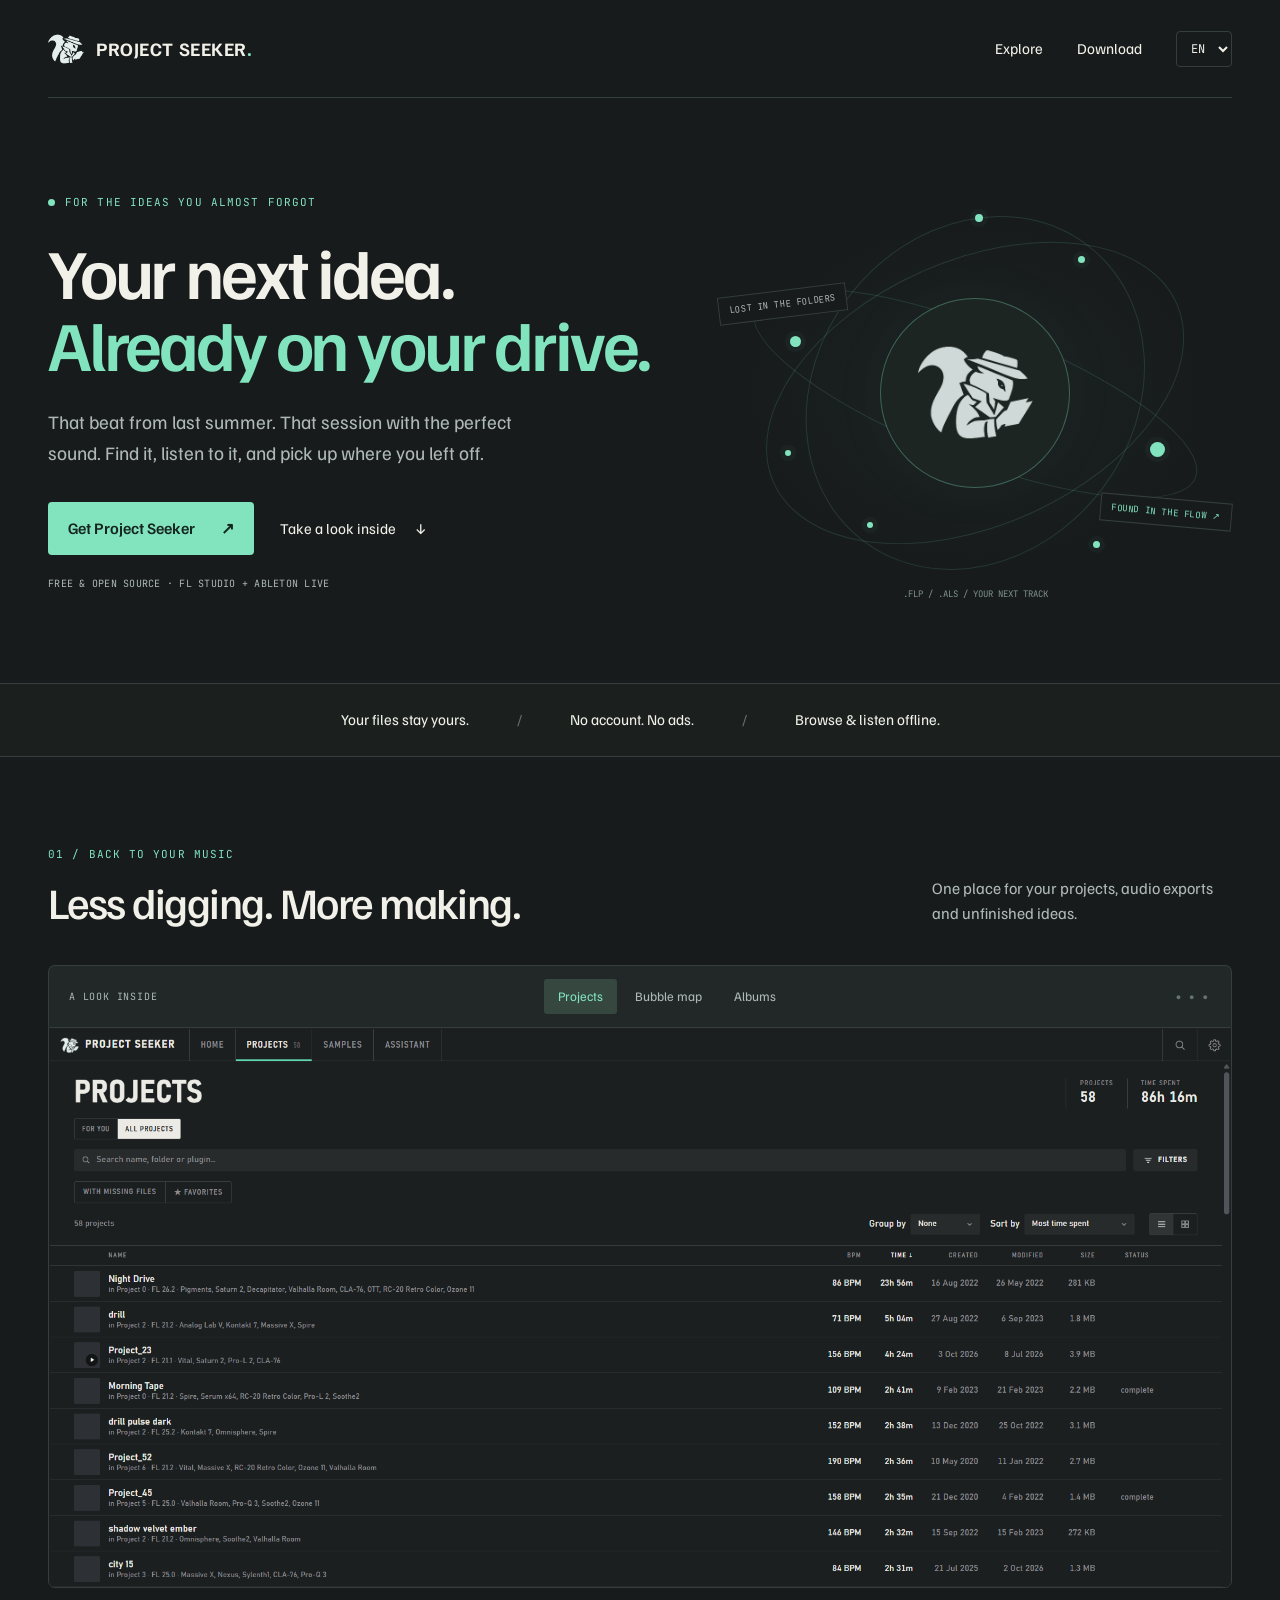
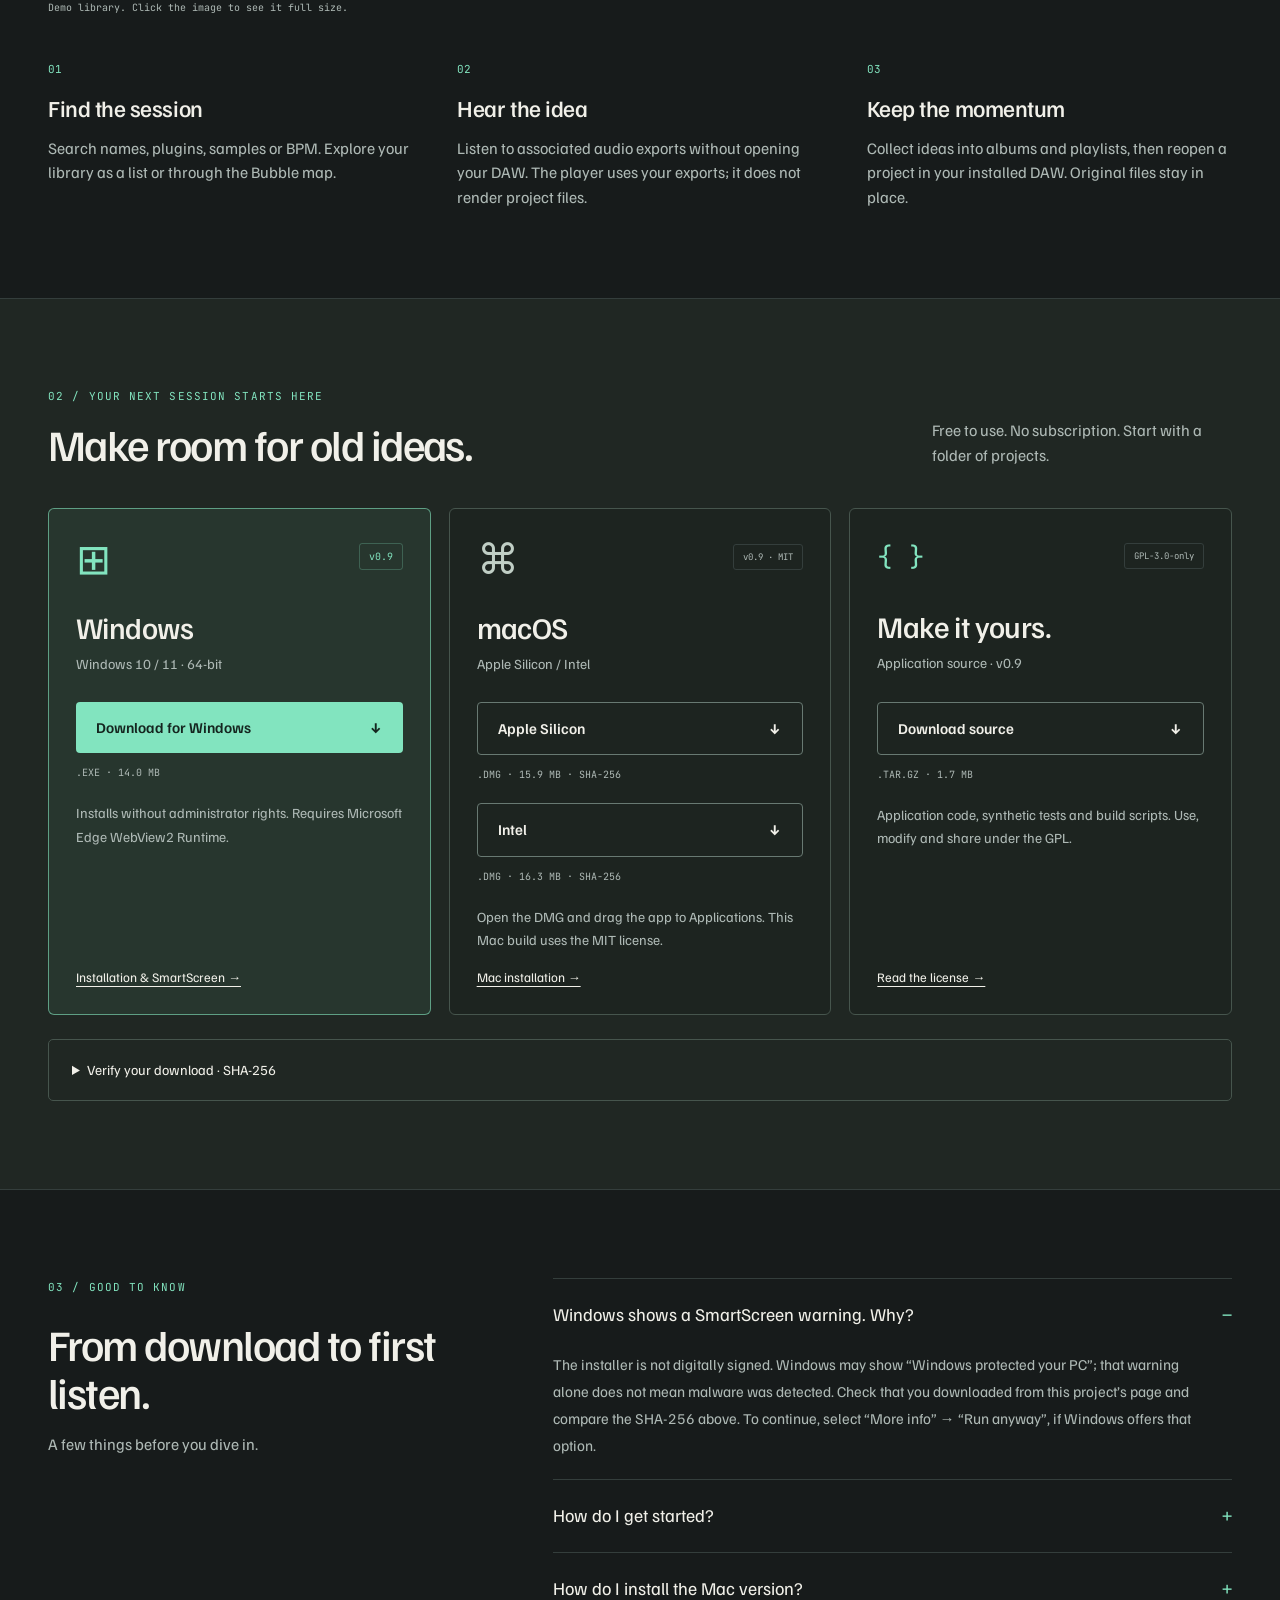
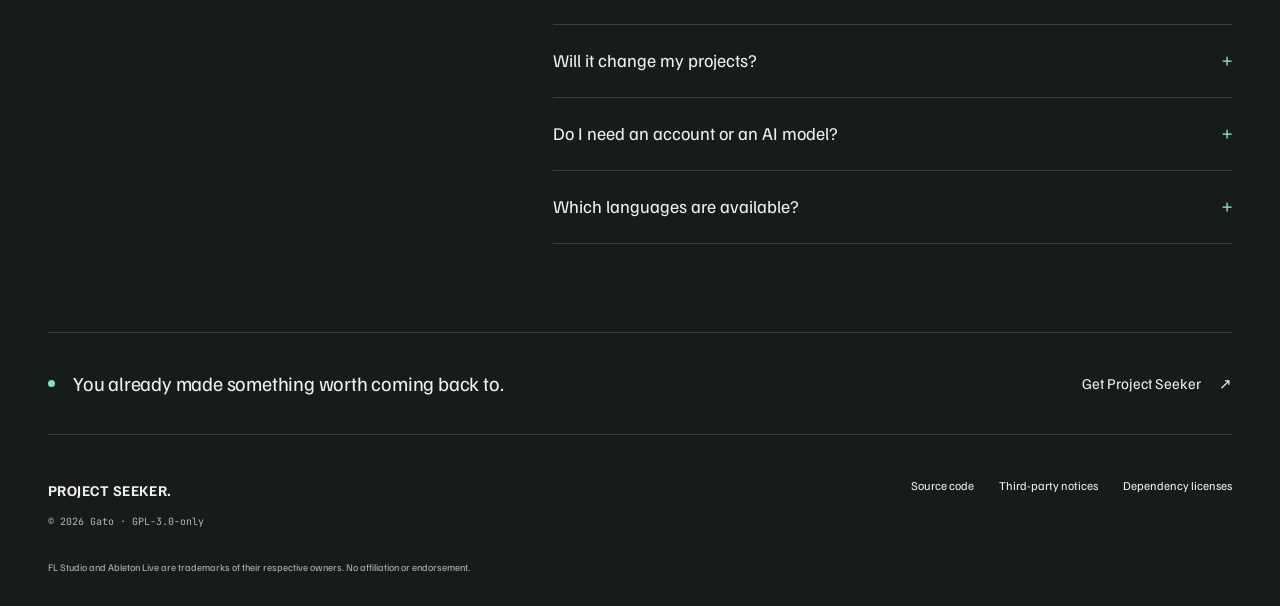
<file: index.html>
<!doctype html>
<html lang="en">
<head>
  <meta charset="utf-8">
  <meta name="viewport" content="width=device-width, initial-scale=1">
  <meta name="description" content="Rediscover your music projects. Browse FL Studio and Ableton Live projects, listen to your exports, and pick up where you left off. Free and open source.">
  <meta name="theme-color" content="#171b1b">
  <title>Project Seeker — Find your next idea in your old projects</title>
  <link rel="icon" href="assets/logo.png" type="image/png">
  <link rel="stylesheet" href="assets/site.css">
  <script src="assets/site.js" defer></script>
</head>
<body>
  <a class="skip" href="#main" data-i18n="skip">Skip to content</a>
  <header class="header wrap">
    <a class="brand" href="#" aria-label="Project Seeker"><img src="assets/logo.png" width="36" height="36" alt=""><span>PROJECT SEEKER<span class="brand-dot">.</span></span></a>
    <nav aria-label="Main navigation">
      <a href="#explore" data-i18n="navExplore">Explore</a>
      <a href="#download" data-i18n="navDownload">Download</a>
      <label class="language"><span class="sr-only" data-i18n="language">Language</span><select id="language"><option value="en" lang="en">EN</option><option value="it" lang="it">IT</option><option value="fr" lang="fr">FR</option><option value="de" lang="de">DE</option></select></label>
    </nav>
  </header>
  <main id="main">
    <section class="hero wrap">
      <div class="hero-copy">
        <p class="eyebrow"><span class="status-dot"></span><span data-i18n="eyebrow">FOR THE IDEAS YOU ALMOST FORGOT</span></p>
        <h1><span data-i18n="hero1">Your next idea.</span><br><span class="accent" data-i18n="hero2">Already on your drive.</span></h1>
        <p class="intro" data-i18n="intro">That beat from last summer. That session with the perfect sound. Find it, listen to it, and pick up where you left off.</p>
        <div class="hero-actions"><a class="button primary" href="#download"><span data-i18n="getApp">Get Project Seeker</span><span aria-hidden="true">↗</span></a><a class="text-link" href="#explore"><span data-i18n="seeApp">Take a look inside</span><span aria-hidden="true">↓</span></a></div>
        <p class="micro" data-i18n="heroMeta">FREE & OPEN SOURCE · FL STUDIO + ABLETON LIVE</p>
      </div>
      <div class="hero-art" aria-hidden="true"><div class="orbit orbit-one"></div><div class="orbit orbit-two"></div><div class="orbit orbit-three"></div><span class="node n1"></span><span class="node n2"></span><span class="node n3"></span><span class="node n4"></span><span class="node n5"></span><span class="node n6"></span><span class="node n7"></span><div class="seeker-mark"><img src="assets/logo.png" alt="" width="150" height="150"></div><span class="art-label label-one">LOST IN THE FOLDERS</span><span class="art-label label-two">FOUND IN THE FLOW ↗</span><span class="coordinates">.FLP / .ALS / YOUR NEXT TRACK</span></div>
    </section>
    <div class="principles"><div class="wrap"><span data-i18n="principle1">Your files stay yours.</span><span class="divider" aria-hidden="true">/</span><span data-i18n="principle2">No account. No ads.</span><span class="divider" aria-hidden="true">/</span><span data-i18n="principle3">Browse & listen offline.</span></div></div>
    <section id="explore" class="explore wrap section">
      <div class="section-heading"><div><p class="eyebrow" data-i18n="insideLabel">01 / BACK TO YOUR MUSIC</p><h2 data-i18n="insideTitle">Less digging. More making.</h2></div><p data-i18n="insideIntro">One place for your projects, audio exports and unfinished ideas.</p></div>
      <div class="preview-toolbar"><span class="preview-caption" data-i18n="previewCaption">A LOOK INSIDE</span><div class="view-picker" role="group" aria-label="App preview"><button type="button" data-view="projects" aria-pressed="true" data-i18n="viewProjects">Projects</button><button type="button" data-view="map" aria-pressed="false" data-i18n="viewMap">Bubble map</button><button type="button" data-view="album" aria-pressed="false" data-i18n="viewAlbum">Albums</button></div><span class="window-dots" aria-hidden="true">● ● ●</span></div>
      <a class="screenshot-link" id="preview-link" href="docs/screenshots/projects-dark.png" target="_blank" rel="noopener"><img id="preview" src="docs/screenshots/projects-dark.png" alt="Project Seeker project browser with demo music projects" width="1917" height="909" fetchpriority="high"></a>
      <p class="image-note" data-i18n="imageNote">Demo library. Click the image to see it full size.</p>
      <div class="features"><article><span class="feature-number">01</span><h3 data-i18n="feature1Title">Find the session</h3><p data-i18n="feature1">Search names, plugins, samples or BPM. Explore your library as a list or through the Bubble map.</p></article><article><span class="feature-number">02</span><h3 data-i18n="feature2Title">Hear the idea</h3><p data-i18n="feature2">Listen to associated audio exports without opening your DAW. The player uses your exports; it does not render project files.</p></article><article><span class="feature-number">03</span><h3 data-i18n="feature3Title">Keep the momentum</h3><p data-i18n="feature3">Collect ideas into albums and playlists, then reopen a project in your installed DAW. Original files stay in place.</p></article></div>
    </section>
    <section id="download" class="download-section section"><div class="wrap">
      <div class="section-heading"><div><p class="eyebrow" data-i18n="downloadLabel">02 / YOUR NEXT SESSION STARTS HERE</p><h2 data-i18n="downloadTitle">Make room for old ideas.</h2></div><p data-i18n="downloadIntro">Free to use. No subscription. Start with a folder of projects.</p></div>
      <div class="downloads"><article class="download-card windows"><div class="card-top"><span class="platform-icon" aria-hidden="true">⊞</span><span class="tag">v0.9</span></div><h3>Windows</h3><p class="platform-meta">Windows 10 / 11 · 64-bit</p><a class="button primary download-button" href="ProjectSeeker-setup-0.9.exe" download><span data-i18n="downloadWindows">Download for Windows</span><span aria-hidden="true">↓</span></a><p class="file-meta">.EXE · 14.0 MB</p><p class="platform-note" data-i18n="windowsNote">Installs without administrator rights. Requires Microsoft Edge WebView2 Runtime.</p><a class="small-link" href="#install" data-i18n="installHelp">Installation & SmartScreen →</a></article>
      <article class="download-card mac"><div class="card-top"><span class="platform-icon mac-icon" aria-hidden="true">⌘</span><span class="tag muted-tag">v0.9 · MIT</span></div><h3>macOS</h3><p class="platform-meta">Apple Silicon / Intel</p><a class="button secondary" href="mac/ProjectSeeker-0.9-mac-arm64.dmg" download><span>Apple Silicon</span><span aria-hidden="true">↓</span></a><p class="file-meta">.DMG · 15.9 MB · <a href="mac/ProjectSeeker-0.9-mac-arm64.dmg.sha256.txt">SHA-256</a></p><a class="button secondary" href="mac/ProjectSeeker-0.9-mac-x86_64.dmg" download><span>Intel</span><span aria-hidden="true">↓</span></a><p class="file-meta">.DMG · 16.3 MB · <a href="mac/ProjectSeeker-0.9-mac-x86_64.dmg.sha256.txt">SHA-256</a></p><p class="platform-note" data-i18n="macNote">Open the DMG and drag the app to Applications. This Mac build uses the MIT license.</p><a class="small-link" href="#mac-install" data-i18n="macHelp">Mac installation →</a></article>
      <article class="download-card source"><div class="card-top"><span class="platform-icon source-icon" aria-hidden="true">{ }</span><span class="tag muted-tag">GPL-3.0-only</span></div><h3 data-i18n="sourceTitle">Make it yours.</h3><p class="platform-meta" data-i18n="sourceMeta">Application source · v0.9</p><a class="button secondary" href="ProjectSeeker-0.9-source.tar.gz" download><span data-i18n="downloadSource">Download source</span><span aria-hidden="true">↓</span></a><p class="file-meta">.TAR.GZ · 1.7 MB</p><p class="platform-note" data-i18n="sourceNote">Application code, synthetic tests and build scripts. Use, modify and share under the GPL.</p><a class="small-link" href="LICENSE" data-i18n="readLicense">Read the license →</a></article></div>
      <details class="checksum"><summary data-i18n="checksumTitle">Verify your download · SHA-256</summary><div class="checksum-content"><p data-i18n="checksumIntro">Compare the installer’s SHA-256 with the value below. In PowerShell, run:</p><pre><code>Get-FileHash .\ProjectSeeker-setup-0.9.exe -Algorithm SHA256</code></pre><div class="hash-row"><code id="installer-hash">7f7dbd1bfa3853b070649e2a6fabe162fff0e160c266e8ed12020a7209a1c15e</code><button type="button" id="copy-hash" data-i18n="copy">Copy</button></div><p id="copy-status" class="copy-status" role="status"></p><a class="small-link" href="SHA256SUMS.txt" data-i18n="allChecksums">Checksums for all downloads →</a></div></details>
    </div></section>
    <section class="section wrap help" id="install"><div class="help-heading"><p class="eyebrow" data-i18n="helpLabel">03 / GOOD TO KNOW</p><h2 data-i18n="helpTitle">From download to first listen.</h2><p data-i18n="helpIntro">A few things before you dive in.</p></div><div class="faq">
      <details open><summary data-i18n="faq1Title">Windows shows a SmartScreen warning. Why?</summary><div><p data-i18n="faq1">The installer is not digitally signed. Windows may show “Windows protected your PC”; that warning alone does not mean malware was detected. Check that you downloaded from this project’s page and compare the SHA-256 above. To continue, select “More info” → “Run anyway”, if Windows offers that option.</p></div></details>
      <details><summary data-i18n="faq2Title">How do I get started?</summary><div><p data-i18n="faq2">Run the installer, open Project Seeker and choose a folder containing .flp or .als projects. After the scan, search your library and select a project. Associate an audio export to listen, or reopen the project in FL Studio or Ableton Live.</p></div></details>
      <details id="mac-install"><summary data-i18n="macFaqTitle">How do I install the Mac version?</summary><div><p data-i18n="macFaq">Choose Apple Silicon for an M-series Mac, or Intel for an Intel Mac. Open the DMG and drag Project Seeker to Applications. The app is not signed with an Apple Developer ID or notarized. If macOS blocks opening it, verify the download’s origin and SHA-256, then use System Settings → Privacy & Security → Open Anyway, if available. Automated Mac checks do not replace testing on your own Mac.</p></div></details>
      <details><summary data-i18n="faq3Title">Will it change my projects?</summary><div><p data-i18n="faq3">Library scanning reads your original projects and samples without moving, renaming or saving them. Albums, playlists and notes are stored in the app. The optional Reviver recovery tool is in beta and disabled by default.</p></div></details>
      <details><summary data-i18n="faq4Title">Do I need an account or an AI model?</summary><div><p data-i18n="faq4">No. Scanning, browsing and playback work offline without an account. The assistant is optional. If you choose an external AI provider, your messages go to that provider; sharing library metadata requires separate consent.</p></div></details>
      <details><summary data-i18n="faq5Title">Which languages are available?</summary><div><p data-i18n="faq5">Project Seeker is available in English, Italian, French and German. Choose your language in the app’s settings.</p></div></details>
    </div></section>
    <section class="closing wrap"><span class="status-dot" aria-hidden="true"></span><p data-i18n="closing">You already made something worth coming back to.</p><a href="#download" class="text-link"><span data-i18n="getApp">Get Project Seeker</span><span aria-hidden="true">↗</span></a></section>
  </main>
  <footer class="wrap"><div><a href="#" class="footer-brand">PROJECT SEEKER.</a><p>© 2026 Gato · <a href="LICENSE">GPL-3.0-only</a></p></div><div class="footer-links"><a href="ProjectSeeker-0.9-source.tar.gz" download data-i18n="footerSource">Source code</a><a href="docs/THIRD_PARTY_NOTICES.md" data-i18n="credits">Third-party notices</a><a href="docs/DEPENDENCY_LICENSES.md" data-i18n="licenses">Dependency licenses</a></div><p class="trademark" data-i18n="trademark">FL Studio and Ableton Live are trademarks of their respective owners. No affiliation or endorsement.</p></footer>
</body>
</html>
</file>
<file: assets/site.css>
@font-face{font-family:Familjen;src:url(fonts/familjen-grotesk-latin.woff2) format('woff2');font-style:normal;font-weight:400 700;font-display:swap}
@font-face{font-family:JetBrains;src:url(fonts/jetbrains-mono-latin.woff2) format('woff2');font-style:normal;font-weight:400 500;font-display:swap}
:root{color-scheme:dark;--bg:#171b1b;--surface:#1e2323;--line:#343e3c;--text:#f1f0e9;--muted:#aeb9b5;--accent:#82e4bf;--mono:JetBrains,monospace;--sans:Familjen,Arial,sans-serif}
*{box-sizing:border-box}html{scroll-behavior:smooth;scroll-padding-top:28px}body{margin:0;background:var(--bg);color:var(--text);font:17px/1.55 var(--sans)}a{color:inherit;text-decoration:none}button,select{font:inherit}button,a,select{-webkit-tap-highlight-color:transparent}button,summary,select{cursor:pointer}a:focus-visible,button:focus-visible,select:focus-visible,summary:focus-visible{outline:2px solid var(--accent);outline-offset:5px}button{color:inherit}::selection{background:var(--accent);color:var(--bg)}.wrap{width:min(1240px,calc(100% - 96px));margin-inline:auto}.header{min-height:98px;display:flex;align-items:center;justify-content:space-between;border-bottom:1px solid var(--line);gap:24px}.brand{display:flex;align-items:center;gap:12px;font-size:19px;font-weight:700;letter-spacing:.03em;white-space:nowrap}.brand img{object-fit:contain}.brand-dot{color:var(--accent)}nav{display:flex;align-items:center;gap:34px;font-size:15px}nav a:hover,.small-link:hover,.footer-links a:hover{color:var(--accent)}.language select{background:var(--bg);color:var(--text);border:1px solid var(--line);border-radius:4px;padding:8px 10px;font:12px var(--mono)}.hero{display:grid;grid-template-columns:1.25fr 1fr;gap:28px;align-items:center;padding-block:95px 90px}.eyebrow{font:11px/1.7 var(--mono);letter-spacing:.1em;margin:0 0 24px;color:var(--accent);display:flex;align-items:center;gap:10px}.status-dot{display:inline-block;width:7px;height:7px;background:var(--accent);border-radius:50%;flex-shrink:0}.hero h1{font-size:clamp(48px,5.5vw,76px);line-height:1.02;letter-spacing:-.045em;margin:0 0 28px;font-weight:600}.accent{color:var(--accent)}.intro{font-size:19px;line-height:1.6;max-width:470px;color:var(--muted);margin:0 0 34px}.hero-actions{display:flex;align-items:center;gap:26px;flex-wrap:wrap}.button{min-height:51px;padding:14px 20px;border-radius:4px;display:inline-flex;justify-content:space-between;align-items:center;gap:26px;font-weight:600;font-size:16px;transition:background .15s,transform .15s}.button:hover{transform:translateY(-2px)}.primary{background:var(--accent);color:#15251f}.primary:hover{background:#a0f0d1}.secondary{background:transparent;border:1px solid #687972}.secondary:hover{background:#303b36}.text-link{font-size:15px;display:inline-flex;align-items:center;gap:18px}.text-link:hover{color:var(--accent)}.micro{font:10px/1.8 var(--mono);letter-spacing:.025em;color:var(--muted);margin:20px 0 0}.hero-art{position:relative;height:380px;isolation:isolate}.hero-art:before{content:"";position:absolute;inset:0;background:radial-gradient(ellipse at center,#82e4bf0b,transparent 65%)}.orbit{position:absolute;border:1px solid #82e4bf24;border-radius:50%;left:50%;top:50%;transform:translate(-50%,-50%) rotate(-24deg)}.orbit-one{width:86%;height:70%}.orbit-two{width:62%;height:98%;transform:translate(-50%,-50%) rotate(37deg)}.orbit-three{width:92%;height:35%;transform:translate(-50%,-50%) rotate(21deg)}.seeker-mark{position:absolute;left:50%;top:50%;transform:translate(-50%,-50%);width:190px;height:190px;border:1px solid #82e4bf55;border-radius:50%;display:grid;place-items:center;background:#1c2522;box-shadow:0 0 75px #82e4bf08}.seeker-mark img{object-fit:contain;width:115px;height:115px;opacity:.9}.node{position:absolute;background:var(--accent);border-radius:50%;box-shadow:0 0 0 5px #82e4bf0a}.n1{width:11px;height:11px;left:14%;top:35%}.n2{width:7px;height:7px;left:70%;top:14%}.n3{width:15px;height:15px;left:84%;top:63%}.n4{width:6px;height:6px;left:29%;top:84%}.n5{width:8px;height:8px;left:50%;top:3%}.n6{width:6px;height:6px;left:13%;top:65%}.n7{width:7px;height:7px;left:73%;top:89%}.art-label{font:9px var(--mono);letter-spacing:.07em;position:absolute;background:var(--bg);padding:7px 10px;color:var(--muted);border:1px solid var(--line)}.label-one{top:23%;left:0;transform:rotate(-7deg)}.label-two{bottom:15%;right:0;transform:rotate(5deg);color:var(--accent)}.coordinates{position:absolute;bottom:-17px;left:50%;transform:translateX(-50%);font:9px var(--mono);color:#7f9189;white-space:nowrap}.principles{border-block:1px solid var(--line);background:#1b201f}.principles>.wrap{display:flex;justify-content:center;align-items:center;gap:48px;min-height:72px;font-size:15px}.divider{color:#62736b}.section{padding-block:88px}.section-heading{display:flex;align-items:flex-end;justify-content:space-between;gap:32px;margin-bottom:40px}.section-heading .eyebrow{margin-bottom:14px}h2{font-size:clamp(32px,3.4vw,46px);line-height:1.1;letter-spacing:-.035em;font-weight:500;margin:0}h3{font-size:25px;line-height:1.2;letter-spacing:-.02em;font-weight:500;margin:0 0 14px}.section-heading>p{color:var(--muted);max-width:300px;font-size:16px;margin:0}.preview-toolbar{display:flex;align-items:center;justify-content:space-between;background:#212827;border:1px solid var(--line);border-bottom:none;border-radius:7px 7px 0 0;padding:13px 20px;gap:16px}.preview-caption{font:10px var(--mono);letter-spacing:.08em;color:var(--muted)}.view-picker{display:flex;gap:4px}.view-picker button{background:transparent;border:0;border-radius:3px;padding:7px 14px;color:var(--muted);font-size:13px}.view-picker button[aria-pressed=true]{background:#35473f;color:var(--accent)}.view-picker button:hover{color:var(--text)}.window-dots{font-size:9px;letter-spacing:3px;color:#64756c}.screenshot-link{display:block;border:1px solid var(--line);overflow:hidden;background:#1b2020;border-radius:0 0 7px 7px;aspect-ratio:1917/909}.screenshot-link img{width:100%;height:100%;display:block;object-fit:contain}.image-note{font:10px/1.8 var(--mono);color:var(--muted);margin:11px 0 0}.features{display:grid;grid-template-columns:repeat(3,1fr);gap:44px;margin-top:45px}.feature-number{font:11px var(--mono);color:var(--accent);display:block;margin-bottom:18px}.features h3{font-size:23px}.features p{font-size:16px;color:var(--muted);margin:0}.download-section{background:#202723;border-block:1px solid var(--line)}.downloads{display:grid;grid-template-columns:repeat(3,minmax(0,1fr));gap:18px}.download-card{border:1px solid #46554d;border-radius:6px;padding:27px;min-width:0;display:flex;flex-direction:column;align-items:flex-start;background:#1d2420}.windows{border-color:#82e4bf99;background:#27362e}.card-top{display:flex;align-items:center;justify-content:space-between;gap:16px;width:100%;margin-bottom:31px}.platform-icon{font:42px/1 var(--sans);color:var(--accent)}.source-icon{font:26px/1.6 var(--mono)}.mac-icon{color:#c0cec5}.tag{font:10px var(--mono);color:var(--accent);border:1px solid #82e4bf40;padding:6px 9px;border-radius:3px;white-space:nowrap}.muted-tag{color:var(--muted);border-color:var(--line);font-size:9px}.download-card h3{font-size:30px;margin-bottom:8px}.platform-meta{font-size:14px;color:var(--muted);margin:0 0 28px}.download-card .button{width:100%;font-size:15px;gap:12px}.file-meta{font:10px var(--mono);color:var(--muted);margin:13px 0 22px}.platform-note{font-size:14px;line-height:1.65;color:var(--muted);margin:0 0 16px}.small-link{font-size:13px;text-decoration:underline;text-underline-offset:4px}.download-card .small-link{margin-top:auto}.mac-message{font-size:21px;line-height:1.3;max-width:230px;margin:0 0 26px;color:#d0dcd4}.checksum{margin-top:24px;border:1px solid #46554d;border-radius:5px}.checksum summary{padding:19px 23px;font-size:14px}.checksum-content{padding:0 23px 23px;max-width:100%}.checksum-content p{font-size:14px;color:var(--muted)}pre{background:#171f1a;border:1px solid var(--line);padding:16px;overflow-x:auto;font:11px/1.7 var(--mono);border-radius:3px}pre code{white-space:pre}.hash-row{display:flex;align-items:center;gap:20px}.hash-row code{font:11px/1.8 var(--mono);overflow-wrap:anywhere;color:var(--accent)}.hash-row button{margin-left:auto;background:transparent;border:1px solid #6c8073;border-radius:3px;padding:6px 14px;flex-shrink:0;font-size:12px}.copy-status:empty{display:none}.help{display:grid;grid-template-columns:1fr 1.6fr;gap:80px}.help-heading p:last-child{font-size:16px;color:var(--muted)}.faq details{border-top:1px solid var(--line)}.faq details:last-child{border-bottom:1px solid var(--line)}.faq summary{font-size:18px;padding:22px 28px 22px 0;list-style:none;position:relative}.faq summary::-webkit-details-marker{display:none}.faq summary:after{content:"+";position:absolute;right:0;color:var(--accent)}.faq details[open] summary:after{content:"−"}.faq details>div{padding:0 30px 20px 0}.faq p{font-size:15px;color:var(--muted);margin:0;line-height:1.8}.closing{padding-block:35px;border-block:1px solid var(--line);display:flex;align-items:center;gap:18px}.closing p{font-size:20px;letter-spacing:-.01em;margin:0}.closing .text-link{margin-left:auto;white-space:nowrap}footer{padding-block:42px 30px;display:flex;justify-content:space-between;gap:28px;flex-wrap:wrap}.footer-brand{font-size:15px;font-weight:700;letter-spacing:.03em}footer p{font:10px/1.8 var(--mono);color:var(--muted);margin:10px 0 0}.footer-links{display:flex;gap:25px;align-items:flex-start;font-size:12px}.trademark{width:100%;font:10px/1.7 var(--sans);margin:0}.sr-only{position:absolute;width:1px;height:1px;margin:-1px;padding:0;overflow:hidden;clip-path:inset(50%);white-space:nowrap}.skip{position:fixed;top:12px;left:12px;background:var(--accent);color:var(--bg);padding:12px 18px;z-index:10;transform:translateY(-160%)}.skip:focus{transform:translateY(0)}
@media(min-width:1500px){.hero{padding-block:110px}.hero-art{height:420px}}
@media(max-width:1000px){.wrap{width:calc(100% - 56px)}.hero{padding-block:70px;grid-template-columns:1.3fr 1fr;gap:15px}.hero h1{font-size:59px}.hero-art{height:300px}.seeker-mark{width:145px;height:145px}.seeker-mark img{width:90px;height:90px}.art-label{font-size:7px}.intro{font-size:18px}.downloads{gap:12px}.download-card{padding:20px}.download-card .button{font-size:13px}.muted-tag{font-size:8px;padding:5px}.help{gap:45px}.principles>.wrap{gap:26px}}
@media(max-width:760px){.wrap{width:calc(100% - 40px)}.header{min-height:82px;gap:12px}.brand{font-size:15px;gap:8px}.brand img{width:28px;height:28px}nav{gap:18px;font-size:13px}nav a:first-child{display:none}.hero{grid-template-columns:1fr;padding-block:56px 42px}.hero h1{font-size:clamp(44px,9.5vw,65px);max-width:600px}.hero-art{display:none}.intro{max-width:520px;font-size:18px}.eyebrow{font-size:9px}.hero-actions{gap:22px}.button{font-size:15px}.principles>.wrap{gap:12px;flex-wrap:wrap;padding-block:20px;min-height:0;font-size:12px}.section{padding-block:58px}.section-heading{align-items:flex-start;flex-direction:column;gap:18px;margin-bottom:28px}.section-heading>p{max-width:430px}.section-heading .eyebrow{font-size:9px}.preview-toolbar{padding:11px;justify-content:center}.preview-caption,.window-dots{display:none}.view-picker button{font-size:12px;padding:7px 15px}.features{grid-template-columns:1fr;gap:28px;margin-top:30px}.features article{display:grid;grid-template-columns:27px 1fr;gap:0 12px}.feature-number{grid-row:span 2;margin-top:6px}.features h3{margin-bottom:9px}.features p{font-size:15px}.downloads{grid-template-columns:1fr}.download-card{padding:25px}.card-top{margin-bottom:20px}.download-card .button{font-size:16px}.download-card h3{font-size:28px}.platform-meta{margin-bottom:22px}.platform-note{max-width:100%}.muted-tag{font-size:9px;padding:6px 9px}.mac-message{max-width:none;margin-bottom:20px}.help{grid-template-columns:1fr;gap:26px}.help-heading h2 br{display:none}.faq summary{font-size:17px}.hash-row{flex-wrap:wrap;gap:10px}.hash-row button{margin-left:0}.checksum summary{padding:18px;font-size:13px}.checksum-content{padding:0 18px 20px}.closing{align-items:flex-start;flex-wrap:wrap;gap:12px}.closing .status-dot{margin-top:10px}.closing p{font-size:19px;flex:1}.closing .text-link{width:100%;margin-left:19px}footer{padding-block:30px;gap:22px}.footer-links{flex-wrap:wrap;gap:12px 20px;font-size:12px}.trademark{font-size:10px}}
@media(max-width:380px){nav a{display:none}.brand{font-size:14px}.header{gap:8px}}
@media(prefers-reduced-motion:reduce){html{scroll-behavior:auto}.button{transition:none}.button:hover{transform:none}}
</file>
